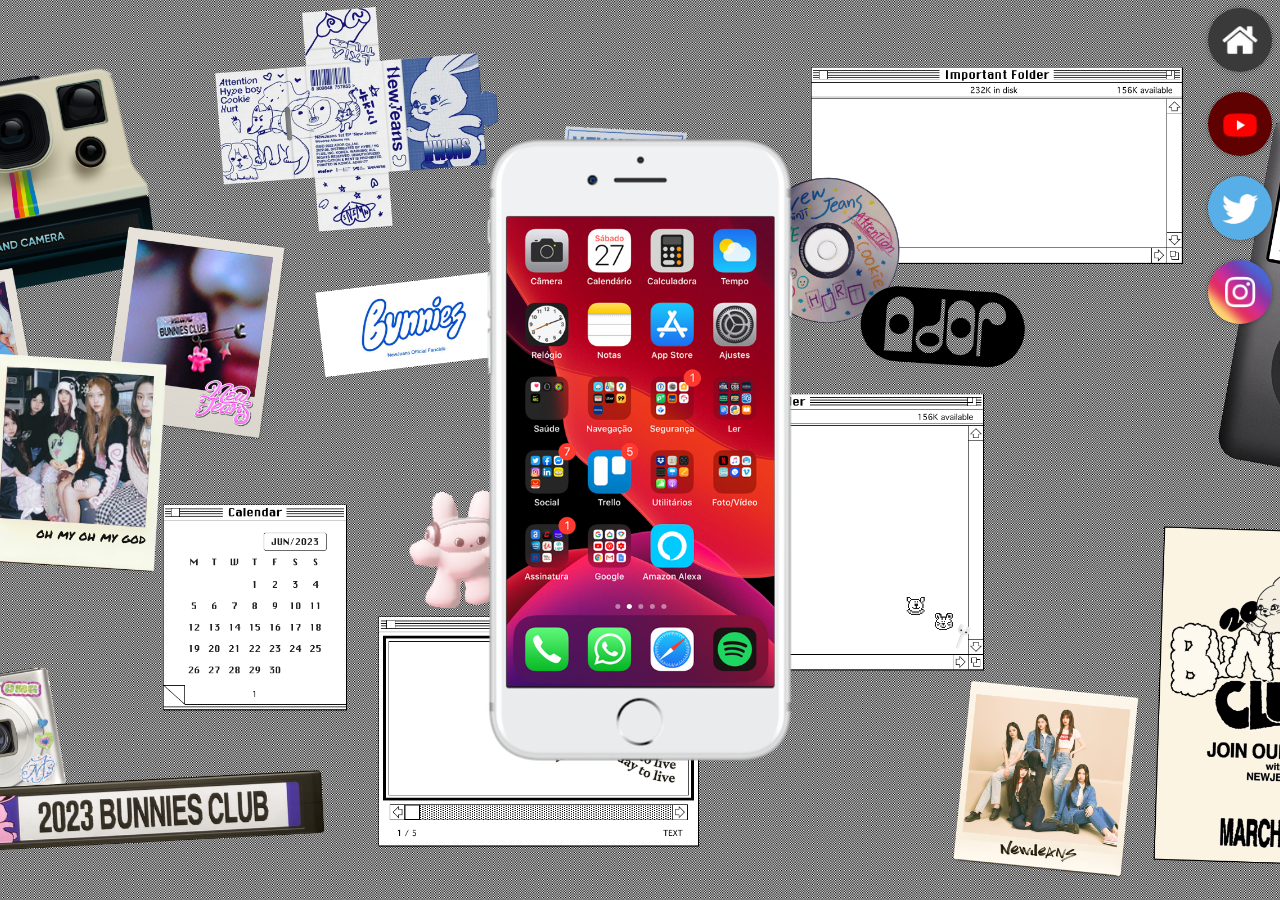
<file: index.html>
<!DOCTYPE html>
<html lang="pt-br">
<head>
    <meta charset="UTF-8">
    <meta name="viewport" content="width=device-width, initial-scale=1.0">
    <title>Projeto de Redes Sociais - Curso em Vídeo</title>
    <link rel="shortcut icon" href="favicon.ico" type="image/x-icon">
    <link rel="stylesheet" href="styles/style.css">
</head>
<body>
    <main>
        <section id="phone">
            <iframe src="home.html" name="tela" id="tela" frameborder="0">
                Seu navegador não é compatível com iframes.
            </iframe>
        </section>
        <section id="socials">
            <a href="home.html" target="tela"><img src="img/logo-home.jpg" alt="Logo da Página inicial"></a><br>
            <a href="youtube.html" target="tela"><img src="img/logo-youtube.jpg" alt="Logo do Youtube"></a><br>
            <a href="twitter.html" target="tela"><img src="img/logo-twitter.jpg" alt="Logo do Twitter"></a><br>
            <a href="instagram.html" target="tela"><img src="img/logo-instagram.jpg" alt="Logo do Twitter"></a><br>
        </section>
    </main>
</body>
</html>
</file>
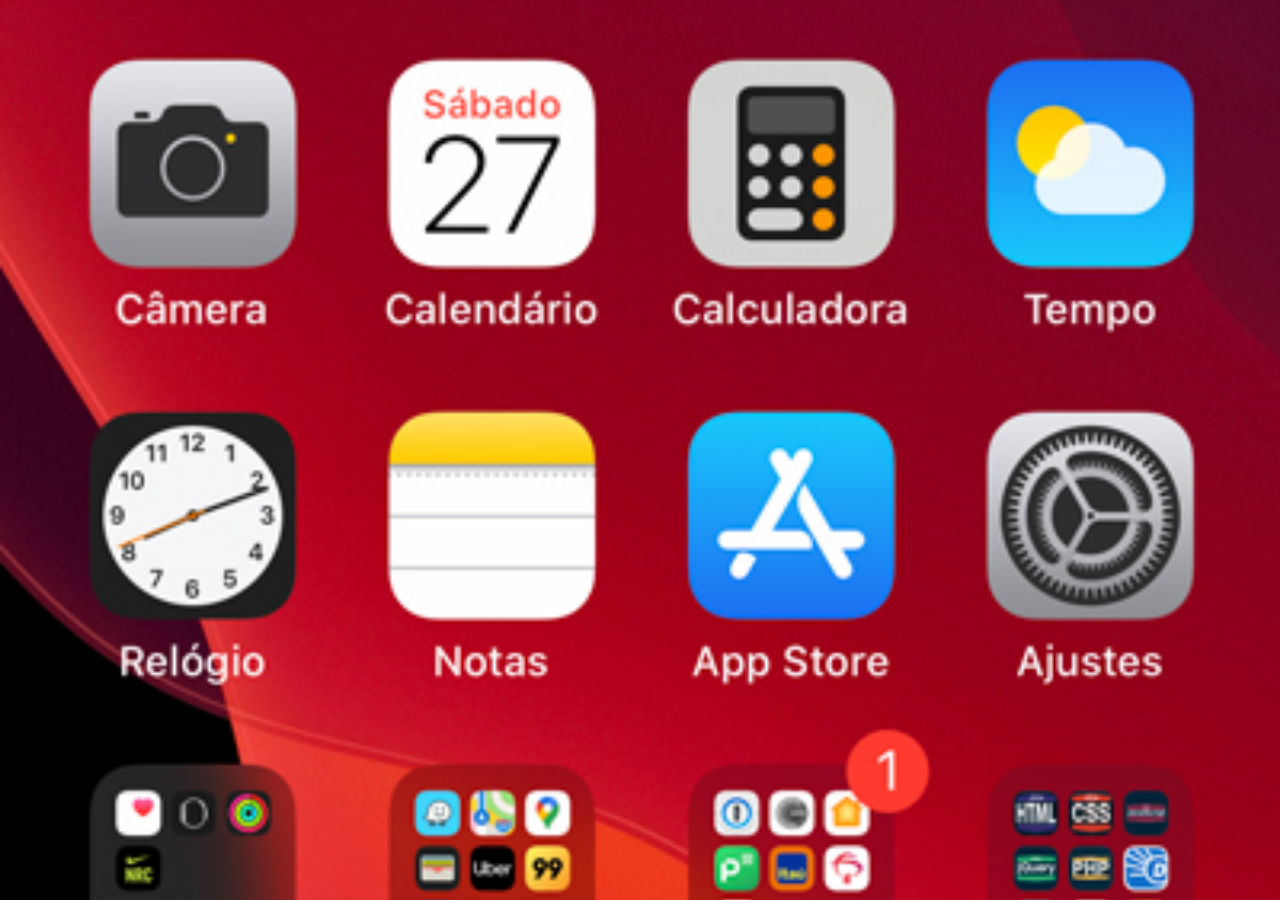
<file: home.html>
<!DOCTYPE html>
<html lang="pt-br">
<head>
    <meta charset="UTF-8">
    <meta name="viewport" content="width=device-width, initial-scale=1.0">
    <title>Home</title>
    <style>
        * {
            margin: 0;
            padding: 0;
        }

        body {
            height: 100vh;
            width: 100vw;
            background: rgb(0, 0, 0) url(img/tela-home.jpg) no-repeat top center;
            background-size: cover;
        }
    </style>
</head>
<body>
    
</body>
</html>
</file>
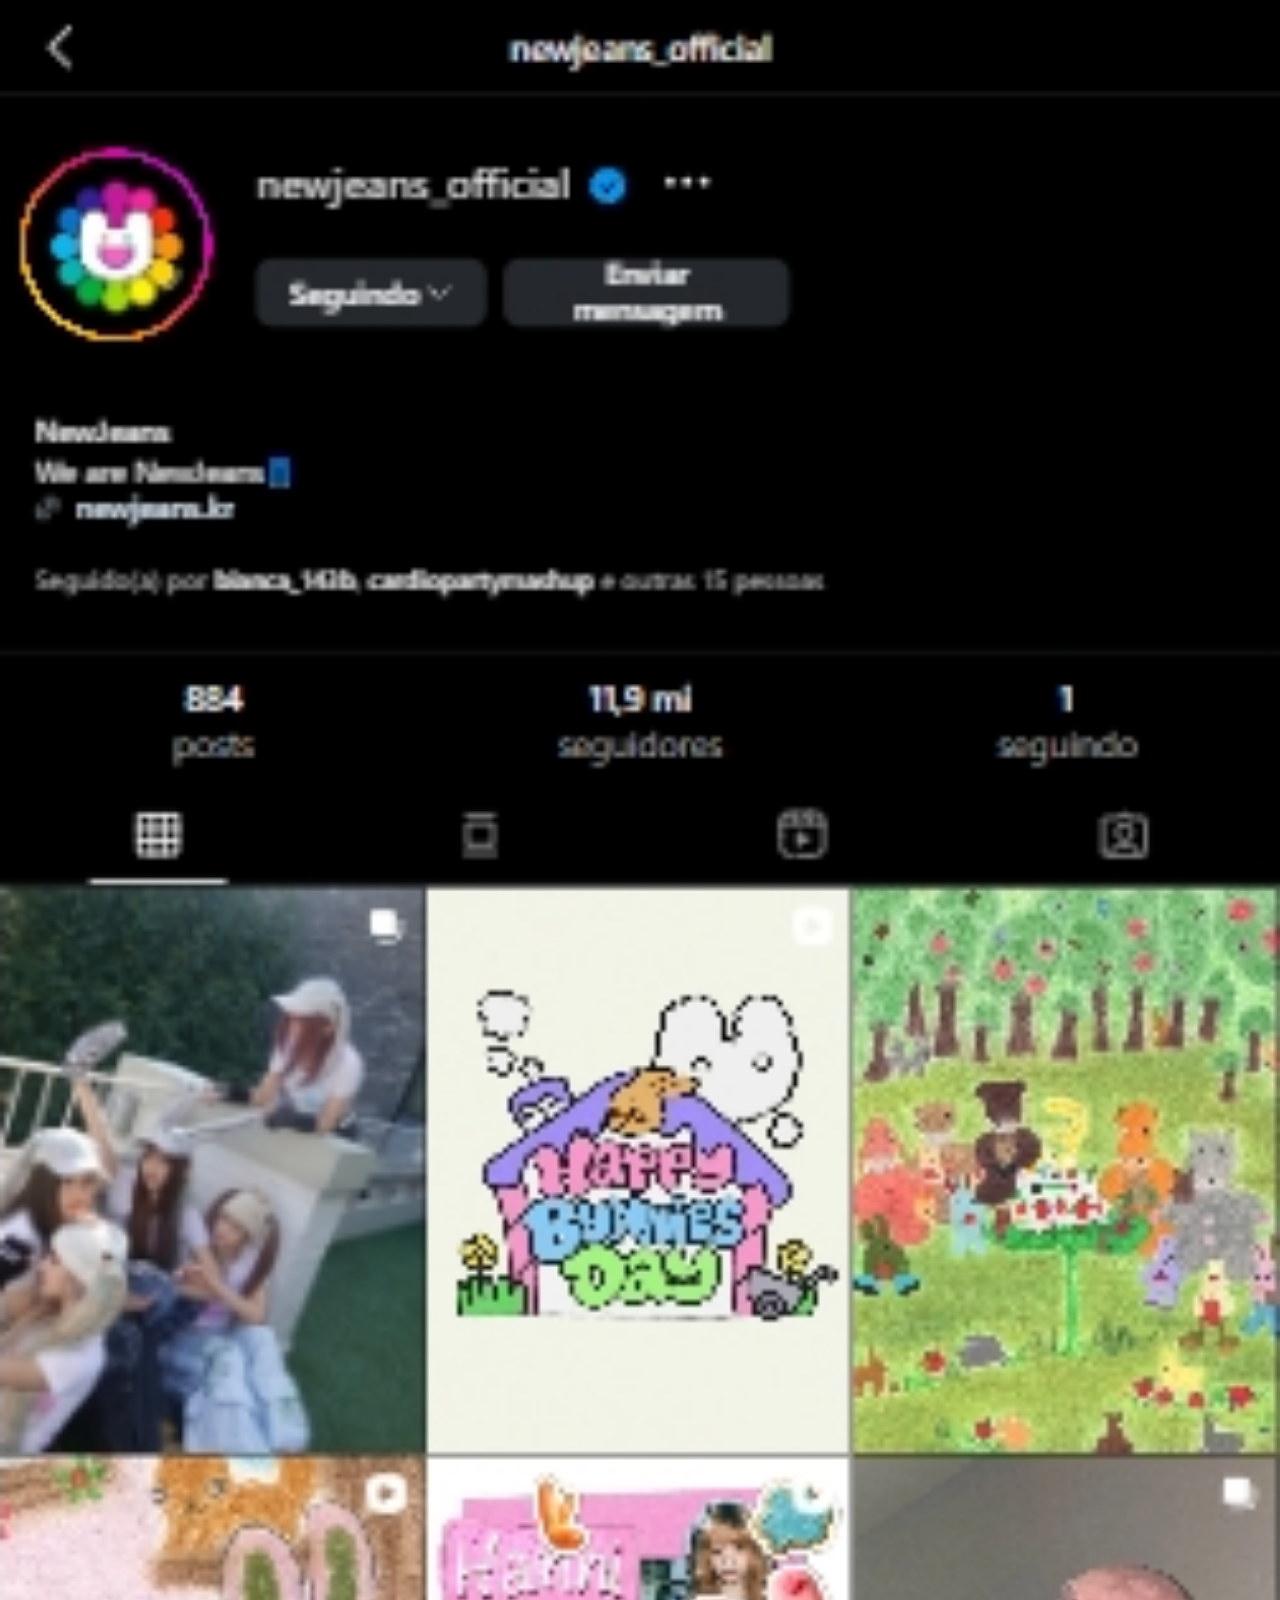
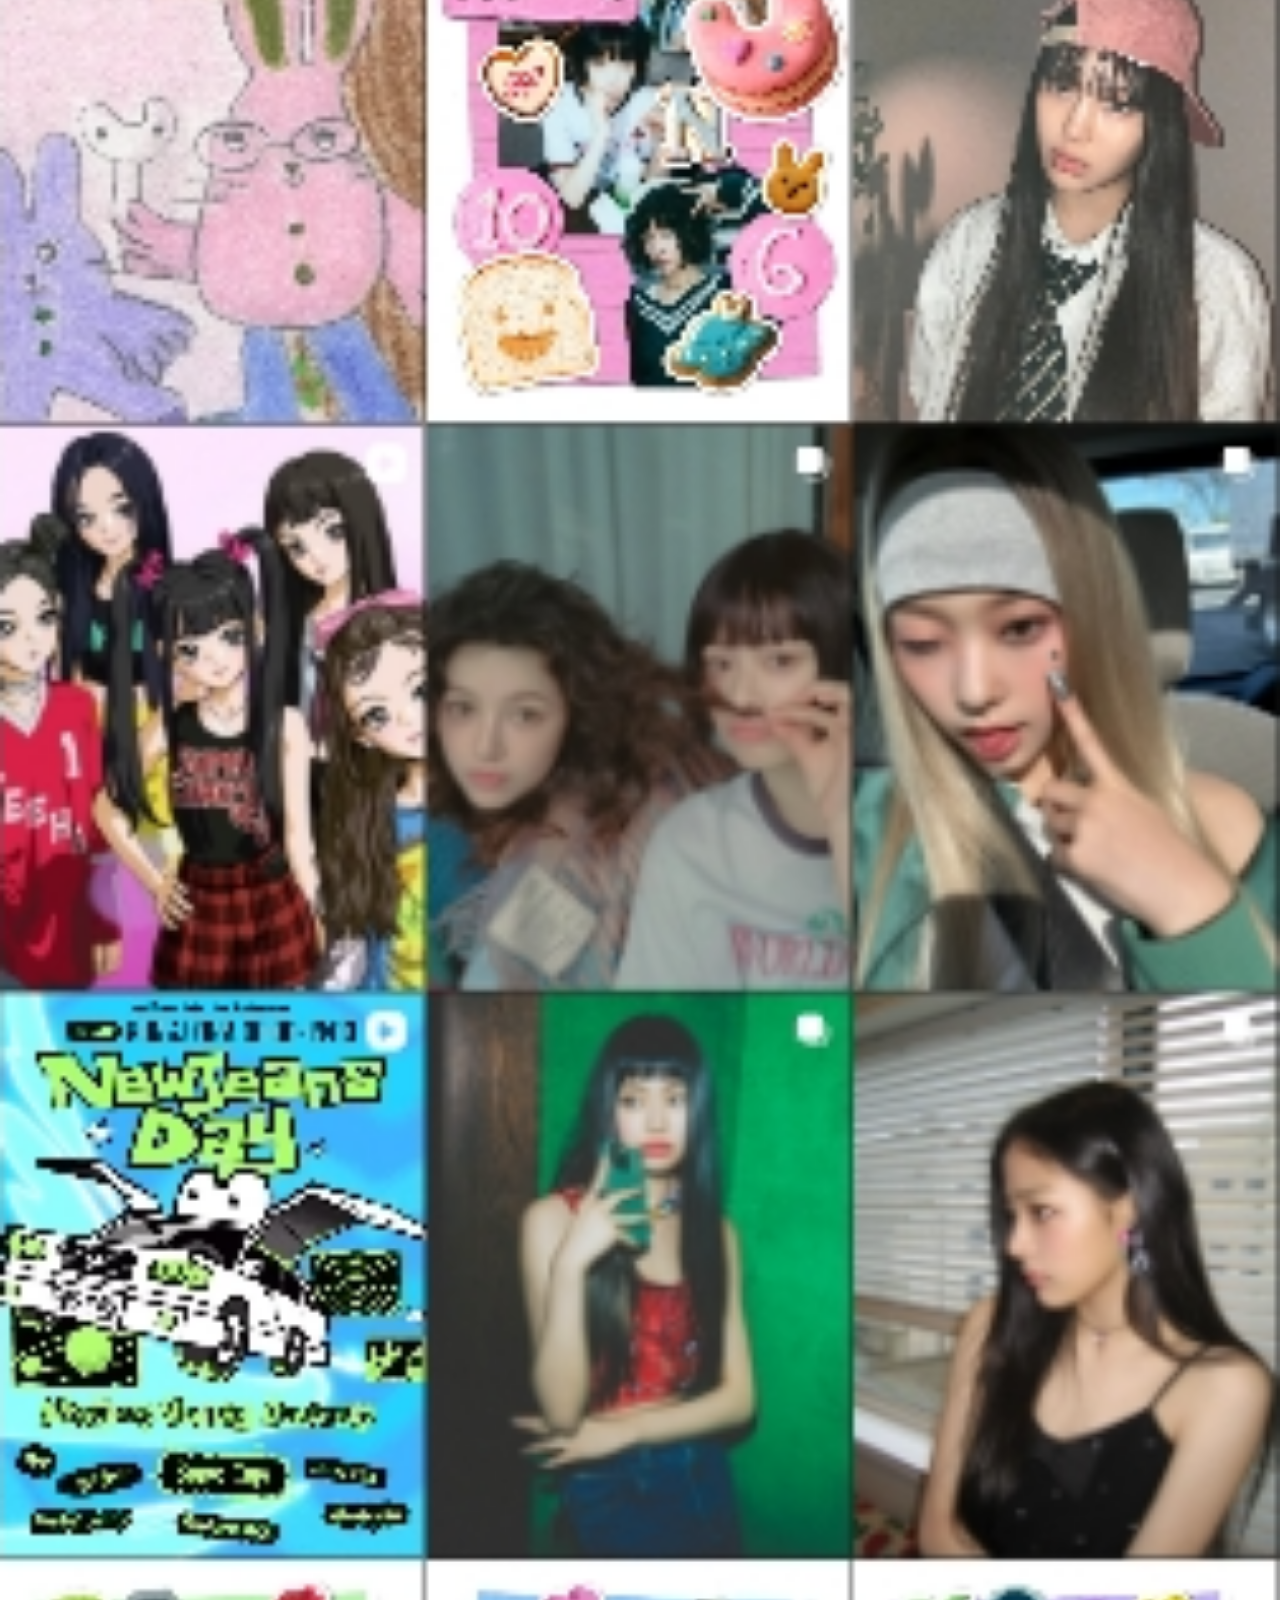
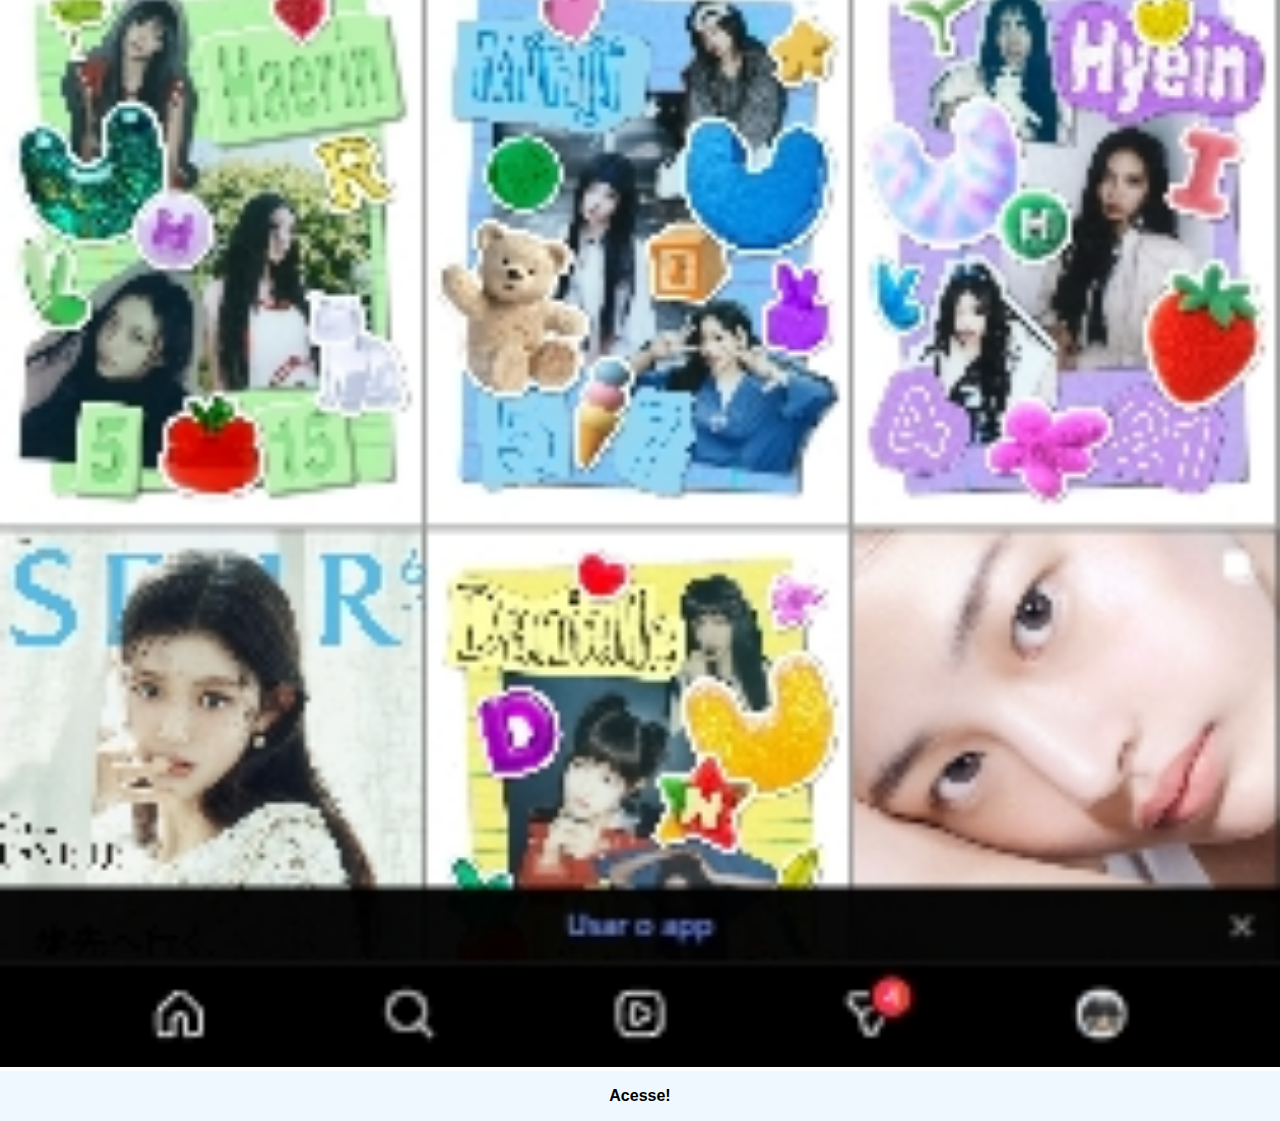
<file: instagram.html>
<!DOCTYPE html>
<html lang="pt-br">
<head>
    <meta charset="UTF-8">
    <meta name="viewport" content="width=device-width, initial-scale=1.0">
    <title>Instagram</title>
    <link rel="stylesheet" href="styles/socials.css">
</head>
<body>
    <img src="img/tela-instagram.png" alt="Instagram">
    <a href="https://www.instagram.com/newjeans_official/" target="_blank">Acesse!</a>
</body>
</html>
</file>
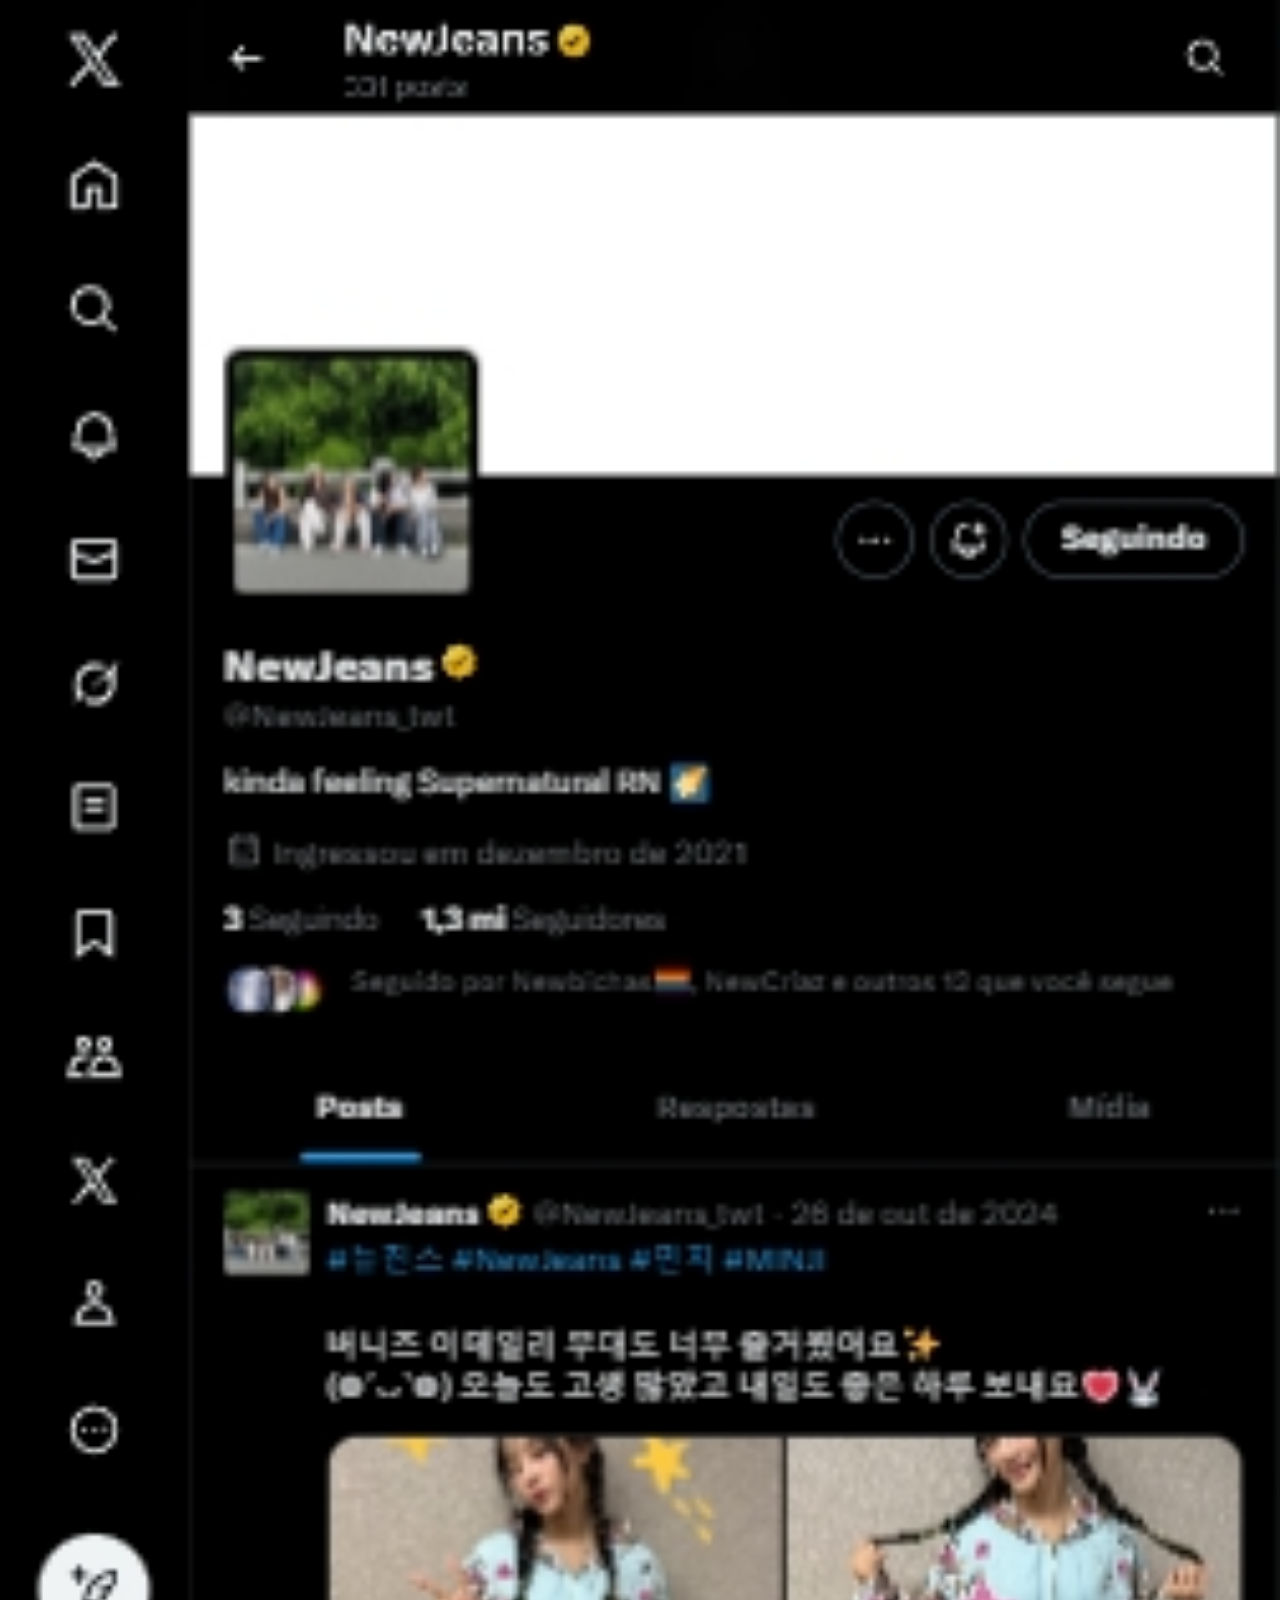
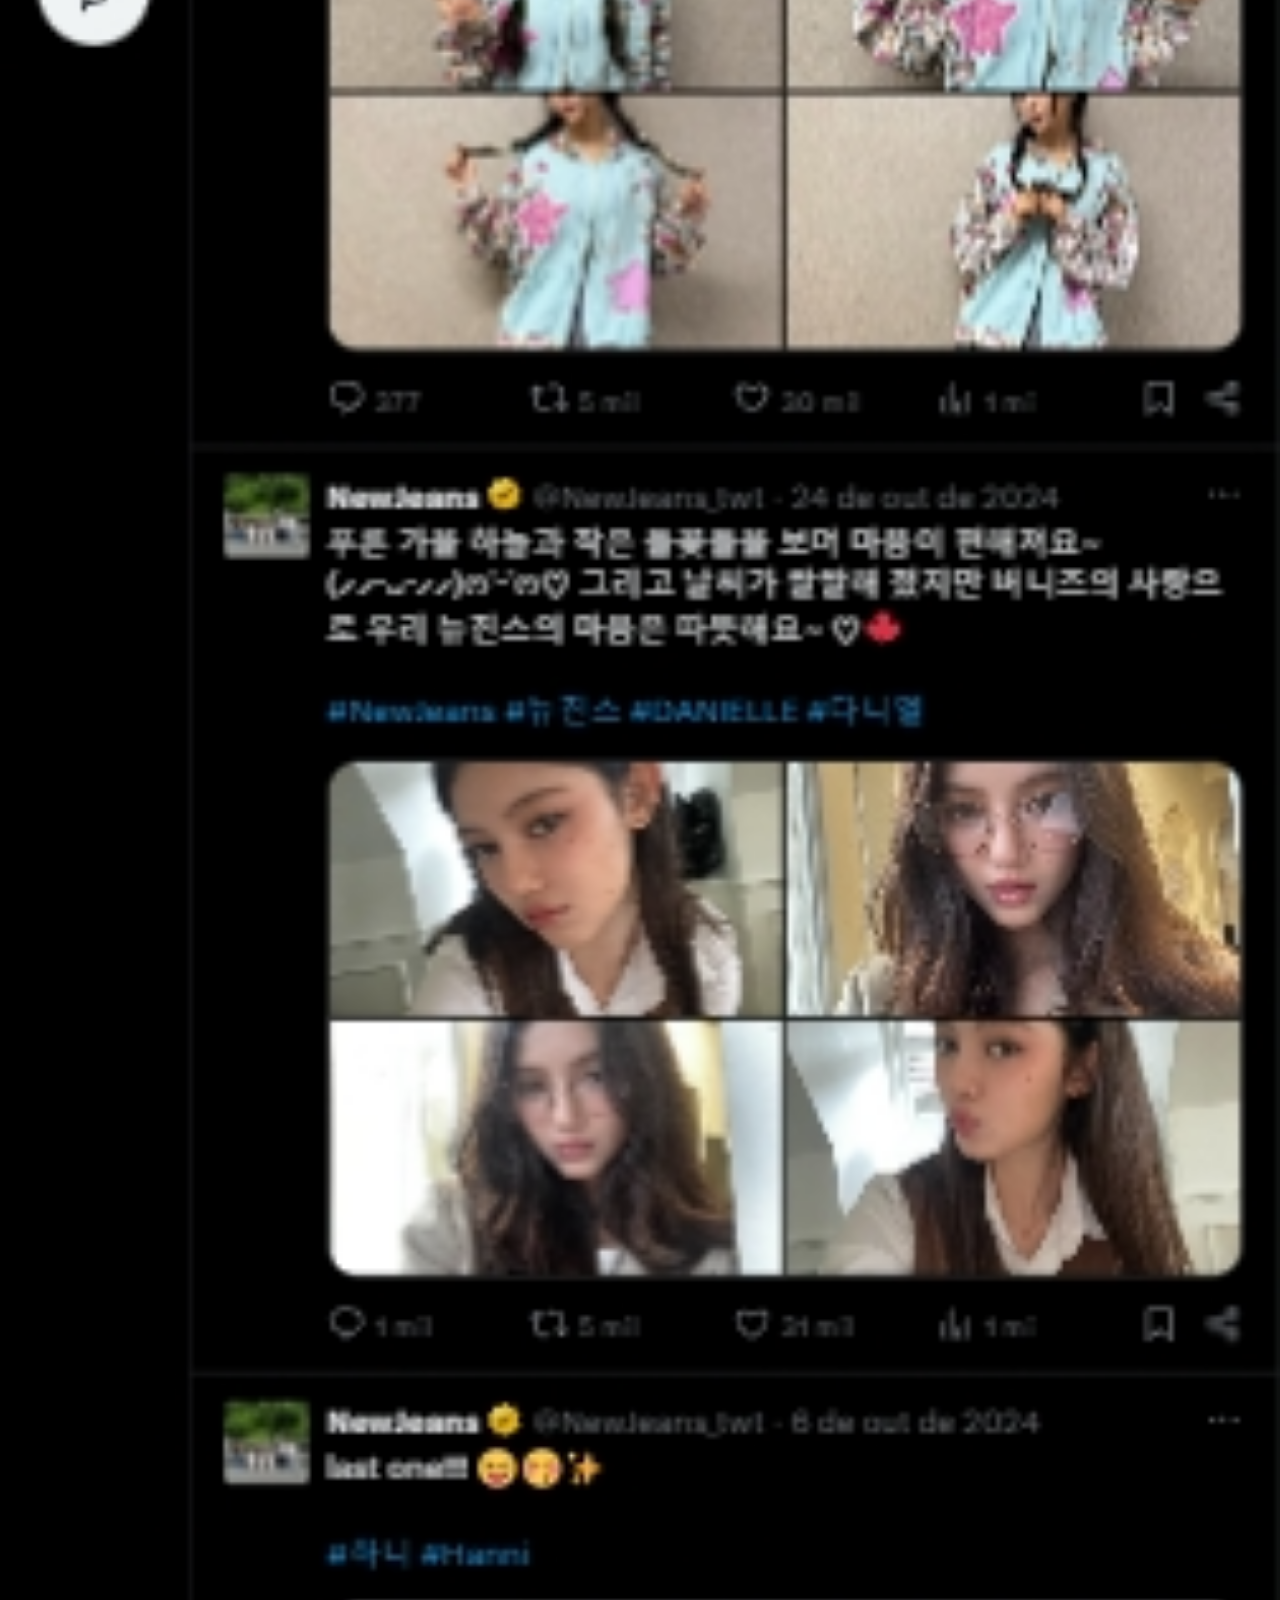
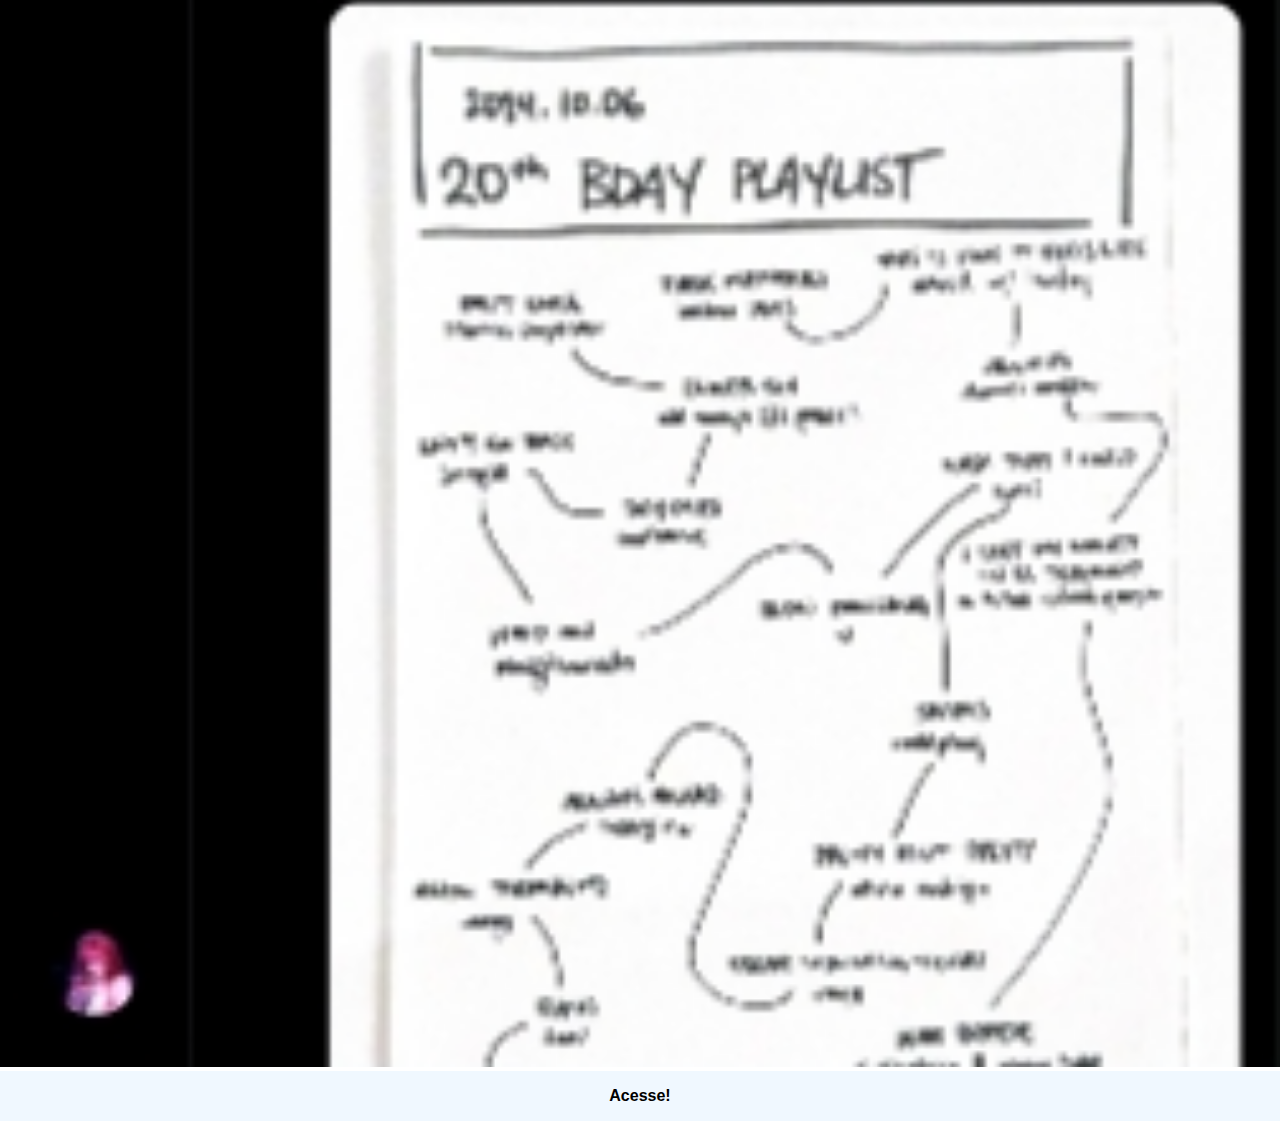
<file: twitter.html>
<!DOCTYPE html>
<html lang="pt-br">
<head>
    <meta charset="UTF-8">
    <meta name="viewport" content="width=device-width, initial-scale=1.0">
    <title>Twitter</title>
    <link rel="stylesheet" href="styles/socials.css">
</head>
<body>
    <img src="img/tela-twitter.png" alt="Twitter">
    <a href="https://x.com/newjeans_twt" target="_blank">Acesse!</a>
</body>
</html>
</file>
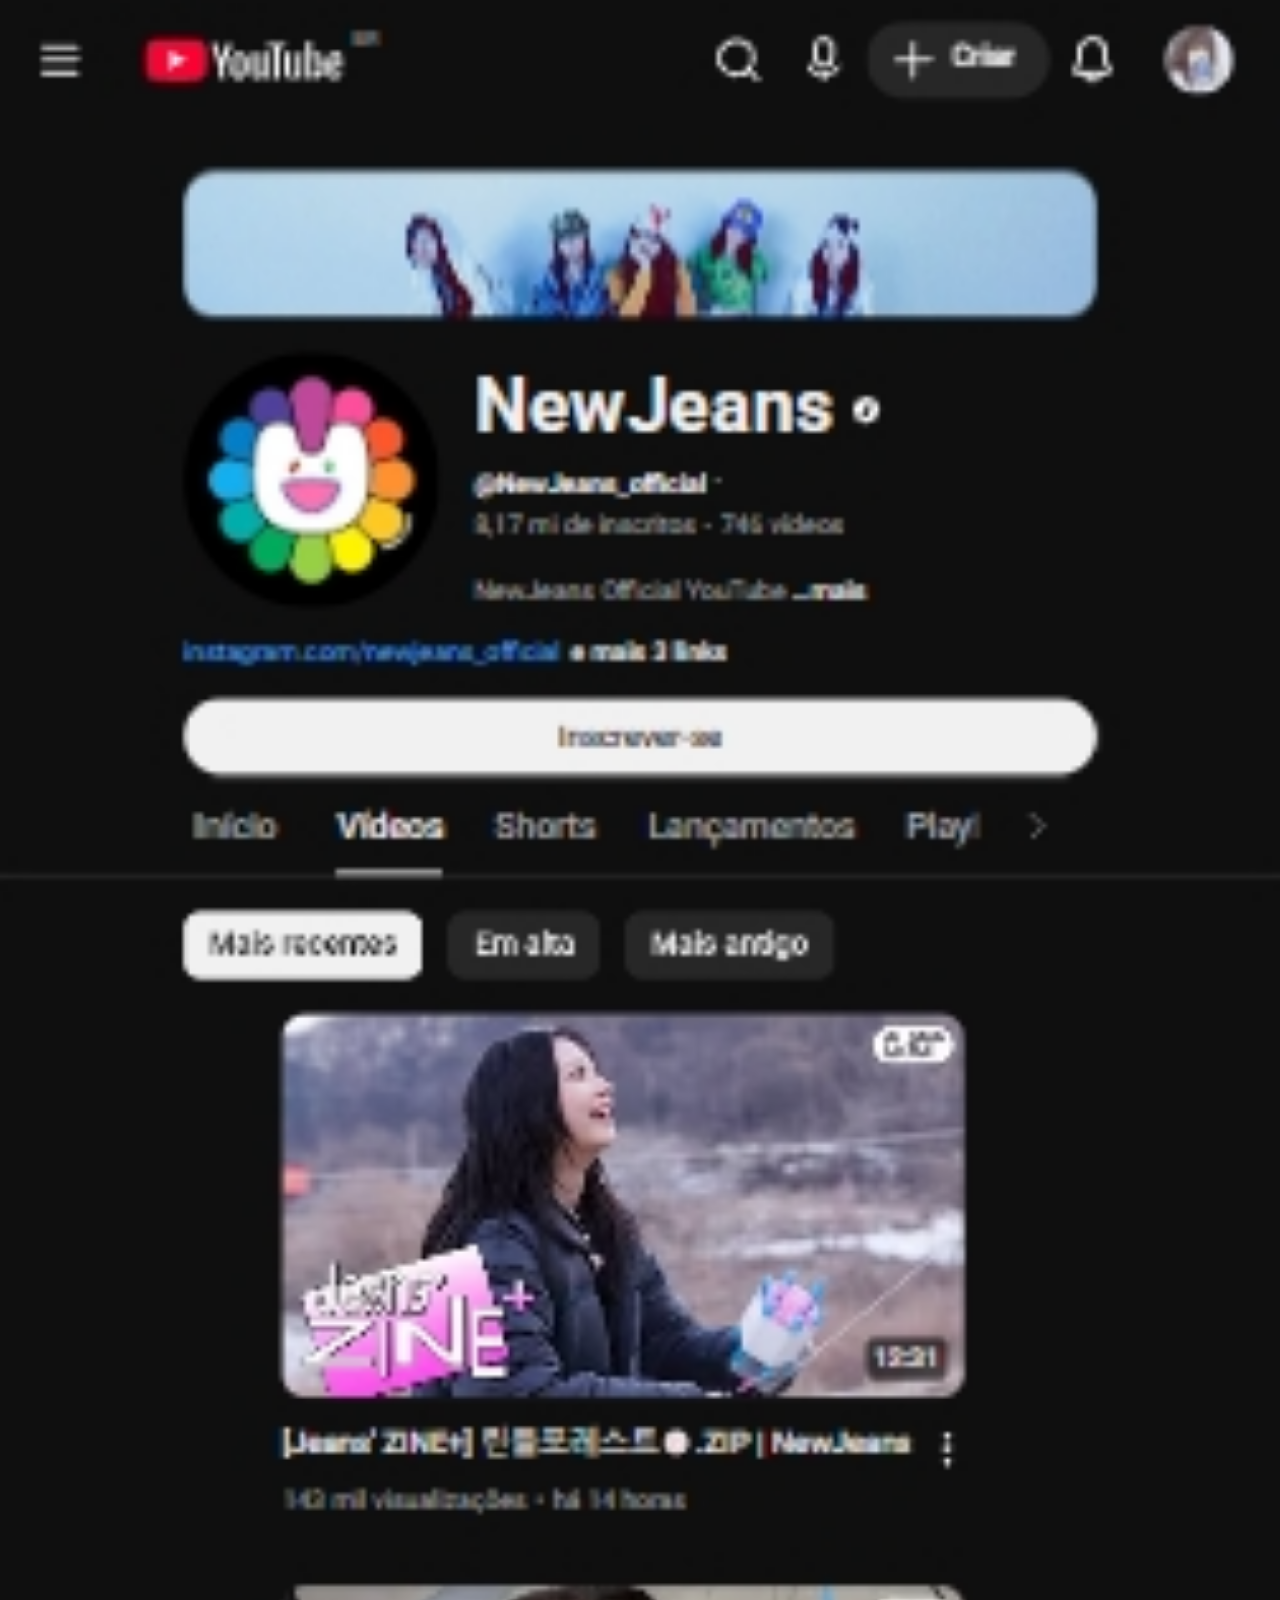
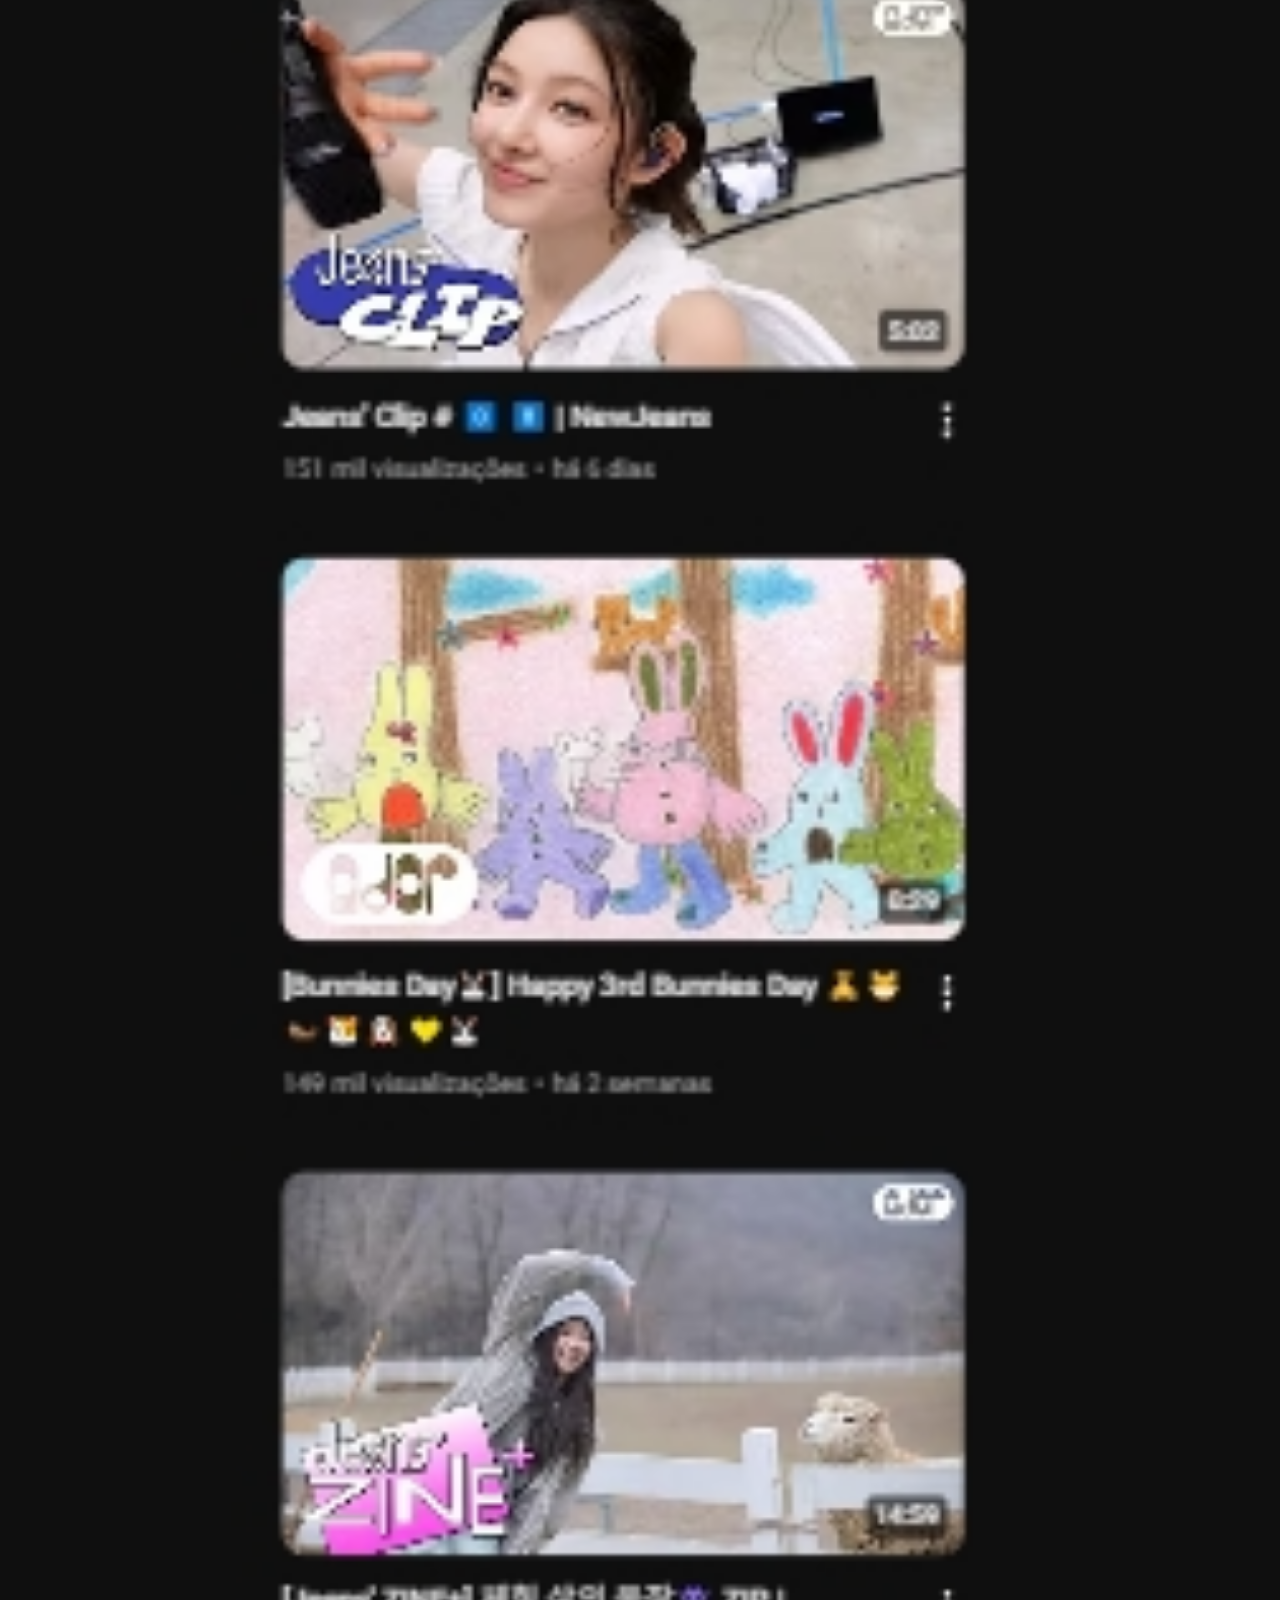
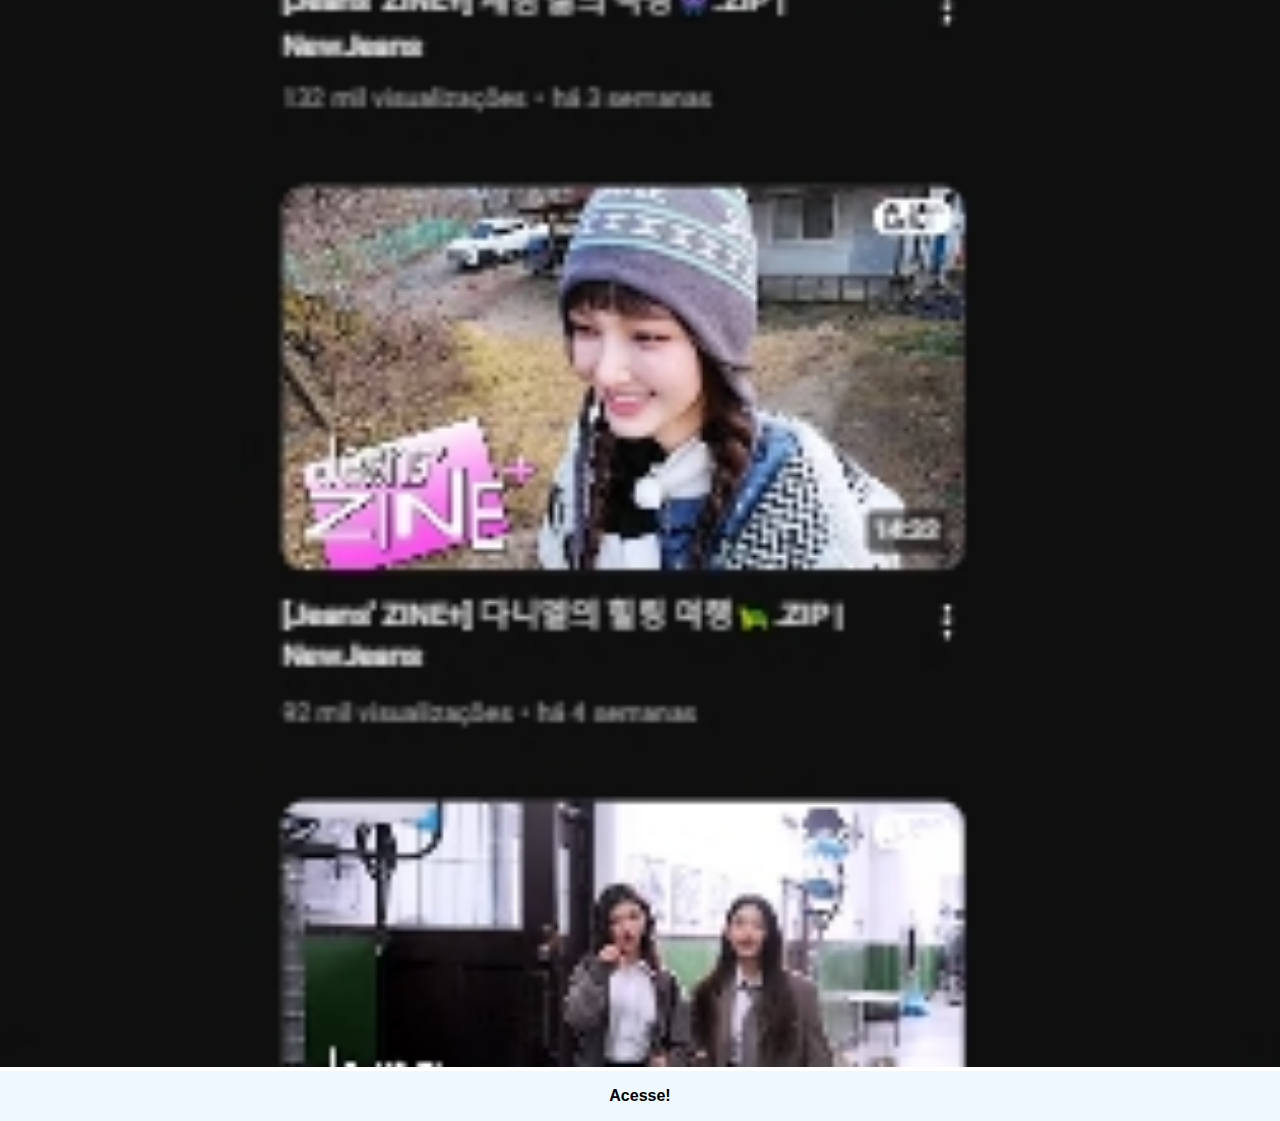
<file: youtube.html>
<!DOCTYPE html>
<html lang="pt-br">
<head>
    <meta charset="UTF-8">
    <meta name="viewport" content="width=device-width, initial-scale=1.0">
    <title>Youtube</title>
    <link rel="stylesheet" href="styles/socials.css">
</head>
<body>
    <img src="img/tela-youtube.png" alt="Youtube">
    <a href="https://www.youtube.com/@NewJeans_official" target="_blank">Acesse!</a>
</body>
</html>
</file>
<file: styles/style.css>
@charset "UTF-8";

* {
    margin: 0;
    padding: 0;
    font-family: Arial, Helvetica, sans-serif;
}

html, body {
    height: 100vh;
    width: 100vw;
    background-color: aliceblue;
}

body {
    background: url(../img/fundo.png) no-repeat top center;
    background-size: cover;
    background-attachment: fixed;
}

main {
    height: 100vh;
    position: relative;
}

section#phone {
    height: 627px;
    width: 311px;
    background: url(../img/frame-iphone.png) no-repeat;
    position: absolute;
    top: 50%;
    left: 50%;
    transform: translate(-50%, -50%);
}

iframe#tela {
    position: relative;
    top: 80px;
    left: 22px;
    width: 268px;
    height: 470px;
}

section#socials {
    text-align: right;
}

section#socials img {
    width: 64px;
    margin: 8px;
    border-radius: 50%;
    box-shadow: 0px 0px 5px rgba(0, 0, 0, 0.336);
    box-sizing: border-box;
    transition-timing-function: ease-in-out;
    transition-duration: 1s;
    
}

section#socials img:hover {
    border: 2px solid rgb(222, 231, 255);
    transform: translate(-10px);
    box-shadow: 0px 0px 15px rgba(0, 0, 0, 0.336);
}
</file>
<file: styles/socials.css>
@charset "UTF-8";

* {
            margin: 0;
            padding: 0;
            font-family: Arial, Helvetica, sans-serif;
        }

        ::-webkit-scrollbar {
            width: 0;
            height: 0;
        }

        img {
            width: 100vw;
        }

        a {
            display: block;
            background-color: aliceblue;
            color: black;
            padding: 16px;
            text-align: center;
            text-decoration: none;
            font-weight: bold;
            transition-timing-function: ease-in-out;
            transition-duration: 0.5s;
        }

        a:hover {
            background-color: rgb(188, 206, 221);
        }
</file>
